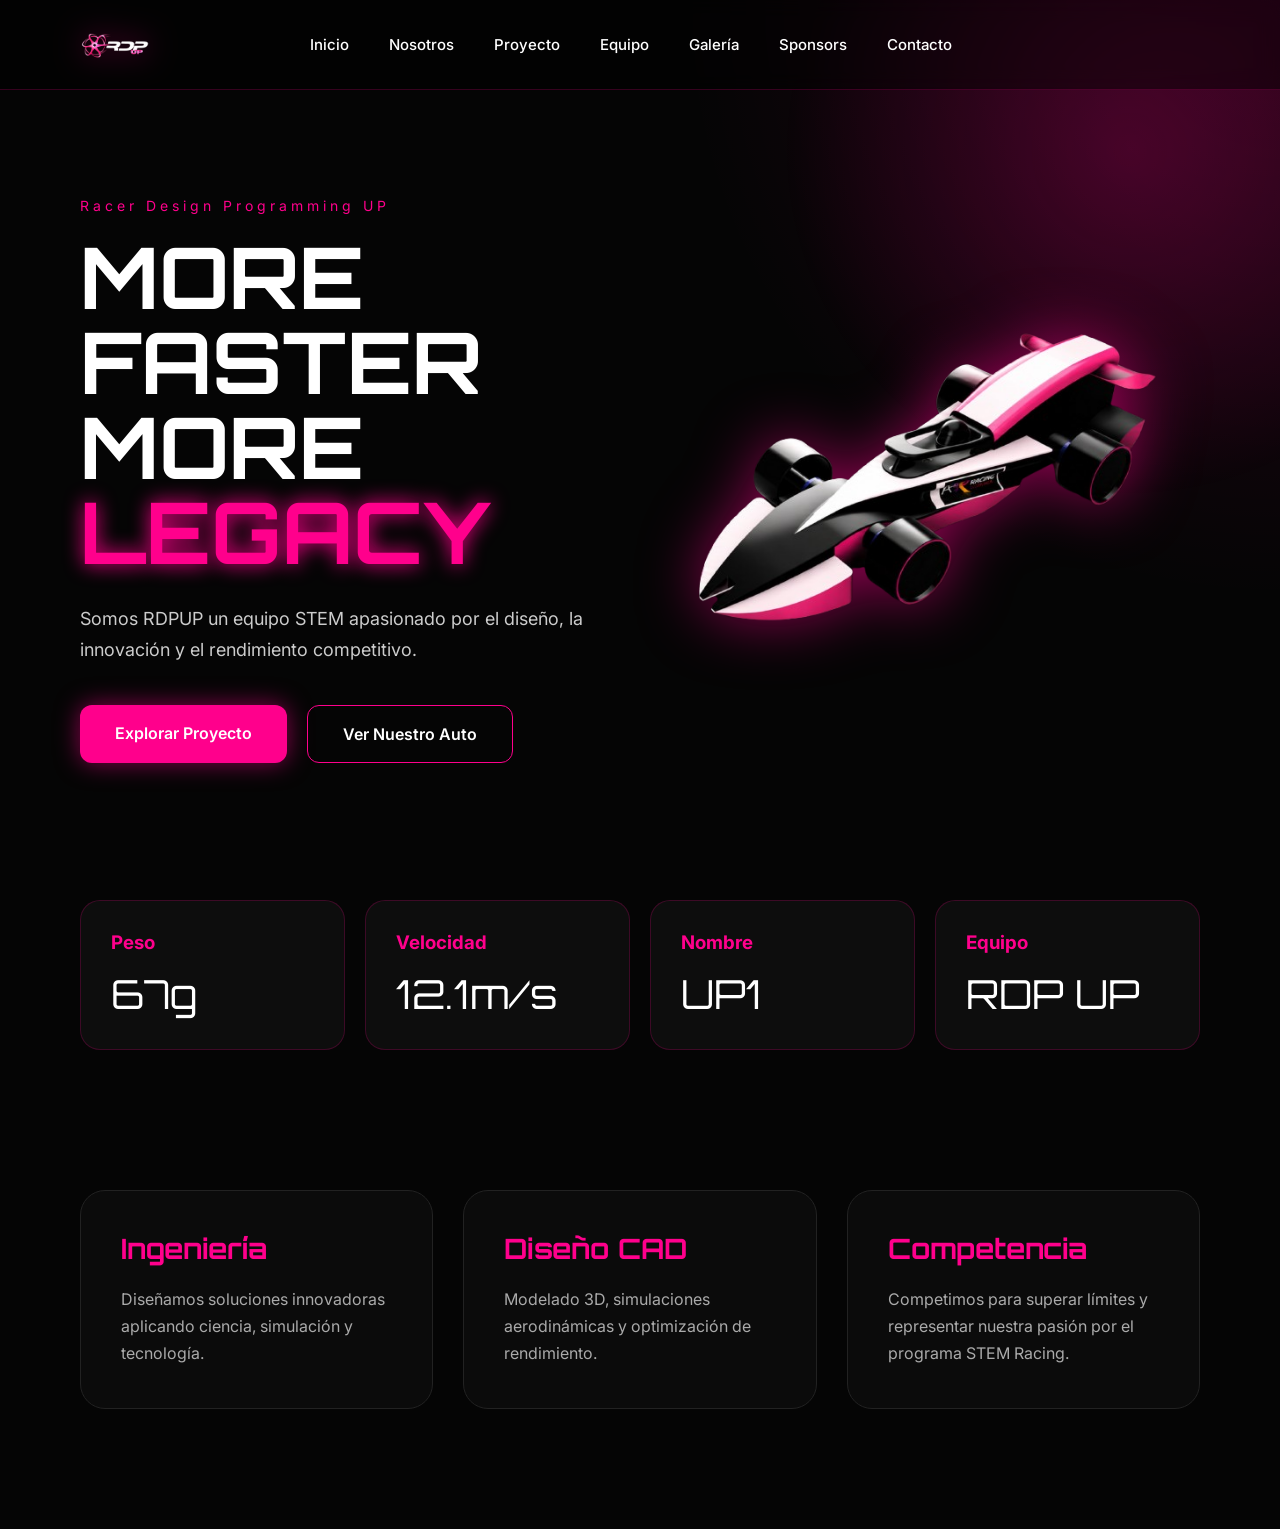
<file: index.html>
<!DOCTYPE html>
<html lang="es">

<head>

    <meta charset="UTF-8">

    <meta name="viewport" content="width=device-width, initial-scale=1.0">

    <title>RDP UP STEM Racing</title>

    <!-- FUENTES -->
    <link href="https://fonts.googleapis.com/css2?family=Orbitron:wght@400;600;700;800&family=Inter:wght@300;400;500;600&display=swap" rel="stylesheet">

    <!-- CSS -->
    <link rel="stylesheet" href="css/style.css">

</head>

<body>

    <!-- GLOW -->
    <div class="bg-glow"></div>

    <!-- LINEAS -->
    <div class="lines">

        <div class="line"></div>
        <div class="line"></div>
        <div class="line"></div>

    </div>

    <!-- NAVBAR -->
    <nav class="navbar">

        <!-- LOGO -->
        <div class="logo-container">

            <img src="assets/logo/logo.png" alt="RDP UP Logo" class="logo-img">

        </div>

        <!-- LINKS -->
        <div class="nav-links">

            <a href="index.html">Inicio</a>

            <a href="nosotros.html">Nosotros</a>

            <a href="proyecto.html">Proyecto</a>

            <a href="equipo.html">Equipo</a>

            <a href="galeria.html">Galería</a>

            <a href="sponsors.html">Sponsors</a>

            <a href="contacto.html">Contacto</a>

        </div>

    </nav>

    <!-- HERO -->
    <section class="hero">

        <!-- TEXTO -->
        <div class="hero-text">

            <div class="subtitle">
                Racer Design Programming UP
            </div>

            <h1>
                MORE FASTER<br>
                MORE<br>
                <span>LEGACY</span>
            </h1>

            <p>
                Somos RDPUP un equipo STEM apasionado por el diseño,
                la innovación y el rendimiento competitivo.
            </p>

            <!-- BOTONES -->
            <div class="buttons">

                <a href="proyecto.html" class="btn btn-primary">
                    Explorar Proyecto
                </a>

                <a href="#" class="btn btn-secondary">
                    Ver Nuestro Auto
                </a>

            </div>

        </div>

        <!-- AUTO -->
        <div class="hero-image">

            <img src="assets/cars/car.png" alt="Race Car">

        </div>

    </section>

    <!-- STATS -->
    <section class="stats">

        <div class="stat-card">

            <h3>Peso</h3>

            <p>67g</p>

        </div>

        <div class="stat-card">

            <h3>Velocidad</h3>

            <p>12.1m/s</p>

        </div>

        <div class="stat-card">

            <h3>Nombre</h3>

            <p>UP1</p>

        </div>

        <div class="stat-card">

            <h3>Equipo</h3>

            <p>RDP UP</p>

        </div>

    </section>

    <!-- FEATURES -->
    <section class="features">

        <div class="feature">

            <h2>Ingeniería</h2>

            <p>
                Diseñamos soluciones innovadoras aplicando ciencia,
                simulación y tecnología.
            </p>

        </div>

        <div class="feature">

            <h2>Diseño CAD</h2>

            <p>
                Modelado 3D, simulaciones aerodinámicas
                y optimización de rendimiento.
            </p>

        </div>

        <div class="feature">

            <h2>Competencia</h2>

            <p>
                Competimos para superar límites y representar
                nuestra pasión por el programa STEM Racing.
            </p>

        </div>

    </section>

</body>

</html>
</file>
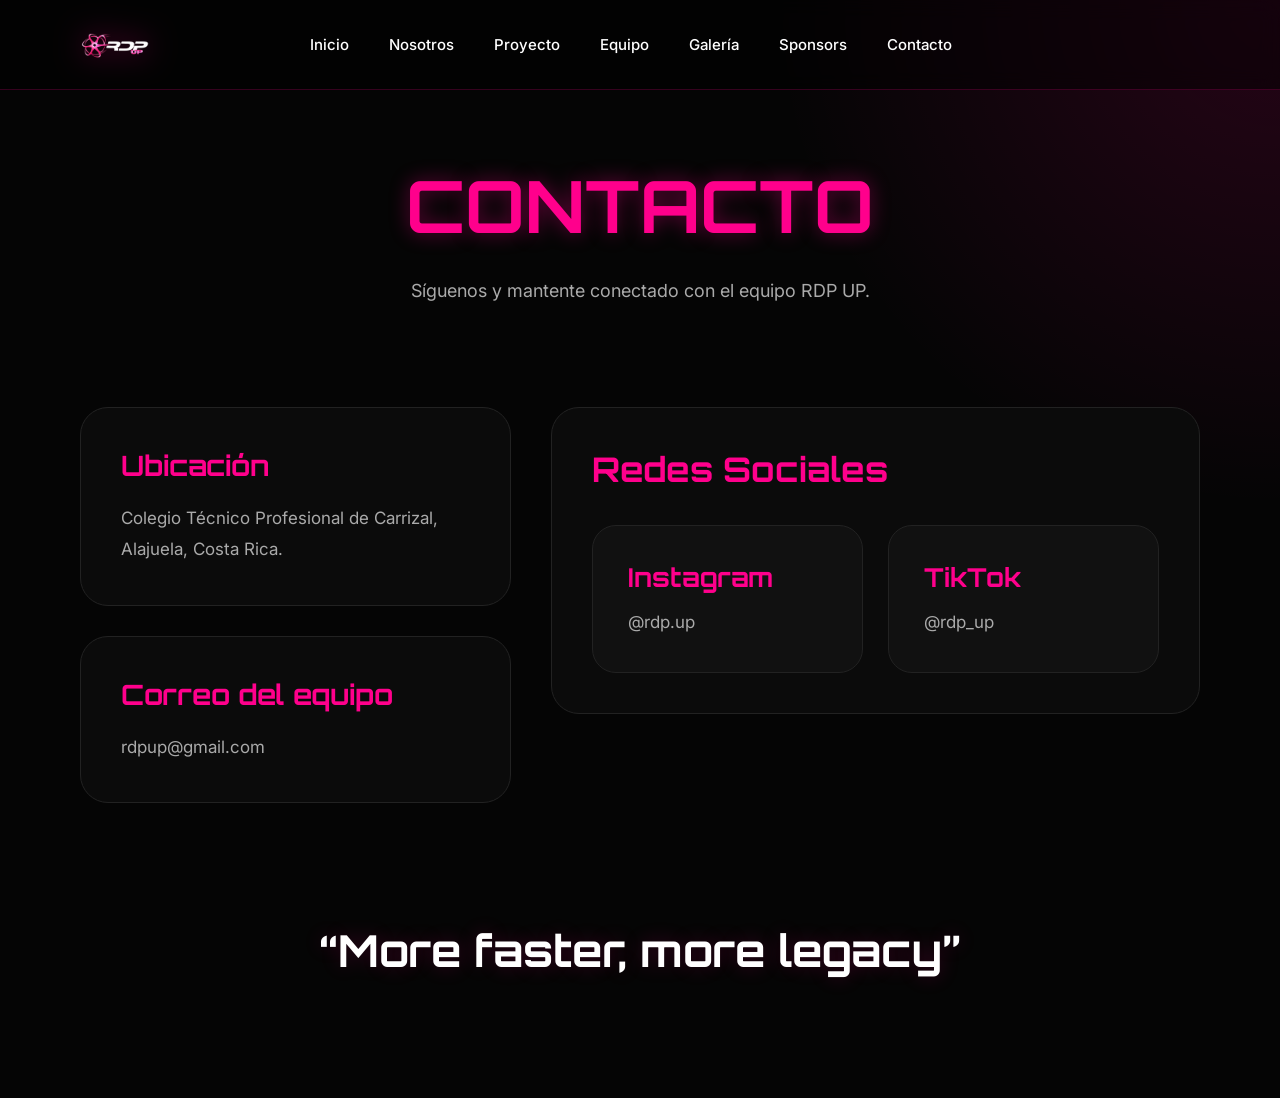
<file: contacto.html>
<!DOCTYPE html>
<html lang="es">

<head>

    <meta charset="UTF-8">

    <meta name="viewport" content="width=device-width, initial-scale=1.0">

    <title>Contacto | RDP UP</title>

    <!-- FUENTES -->
    <link href="https://fonts.googleapis.com/css2?family=Orbitron:wght@400;600;700;800&family=Inter:wght@300;400;500;600&display=swap" rel="stylesheet">

    <!-- CSS -->
    <link rel="stylesheet" href="css/style.css">

</head>

<body>

    <!-- NAVBAR -->
    <nav class="navbar">

        <!-- LOGO -->
        <div class="logo-container">

            <img src="assets/logo/logo.png" alt="RDP UP Logo" class="logo-img">

        </div>

        <!-- LINKS -->
        <div class="nav-links">

            <a href="index.html">Inicio</a>

            <a href="nosotros.html">Nosotros</a>

            <a href="proyecto.html">Proyecto</a>

            <a href="equipo.html">Equipo</a>

            <a href="galeria.html">Galería</a>

            <a href="sponsors.html">Sponsors</a>

            <a href="contacto.html">Contacto</a>

        </div>

    </nav>

    <!-- CONTACTO -->
    <section class="contact">

        <!-- TITULO -->
        <div class="contact-title">

            <h1>CONTACTO</h1>

            <p>
                Síguenos y mantente conectado con el equipo RDP UP.
            </p>

        </div>

        <!-- CONTENIDO -->
        <div class="contact-container">

            <!-- INFORMACION -->
            <div class="contact-info">

                <!-- UBICACION -->
                <div class="contact-card">

                    <h2>Ubicación</h2>

                    <p>
                        Colegio Técnico Profesional de Carrizal, Alajuela, Costa Rica.
                    </p>

                </div>

                <!-- EMAIL -->
                <div class="contact-card">

                    <h2>Correo del equipo</h2>

                    <p>
                        rdpup@gmail.com
                    </p>

                </div>

            </div>

            <!-- REDES -->
            <div class="socials-section">

                <h2>Redes Sociales</h2>

                <div class="socials-grid">

                    <!-- INSTAGRAM -->
                    <a href="#" class="social-card">

                        <h3>Instagram</h3>

                        <p>
                            @rdp.up
                        </p>

                    </a>

                    <!-- TIKTOK -->
                    <a href="#" class="social-card">

                        <h3>TikTok</h3>

                        <p>
                            @rdp_up
                        </p>

                    </a>

                </div>

            </div>

        </div>

        <!-- FRASE -->
        <div class="contact-quote">

            <h2>
                “More faster, more legacy”
            </h2>

        </div>

    </section>

</body>

</html>
</file>
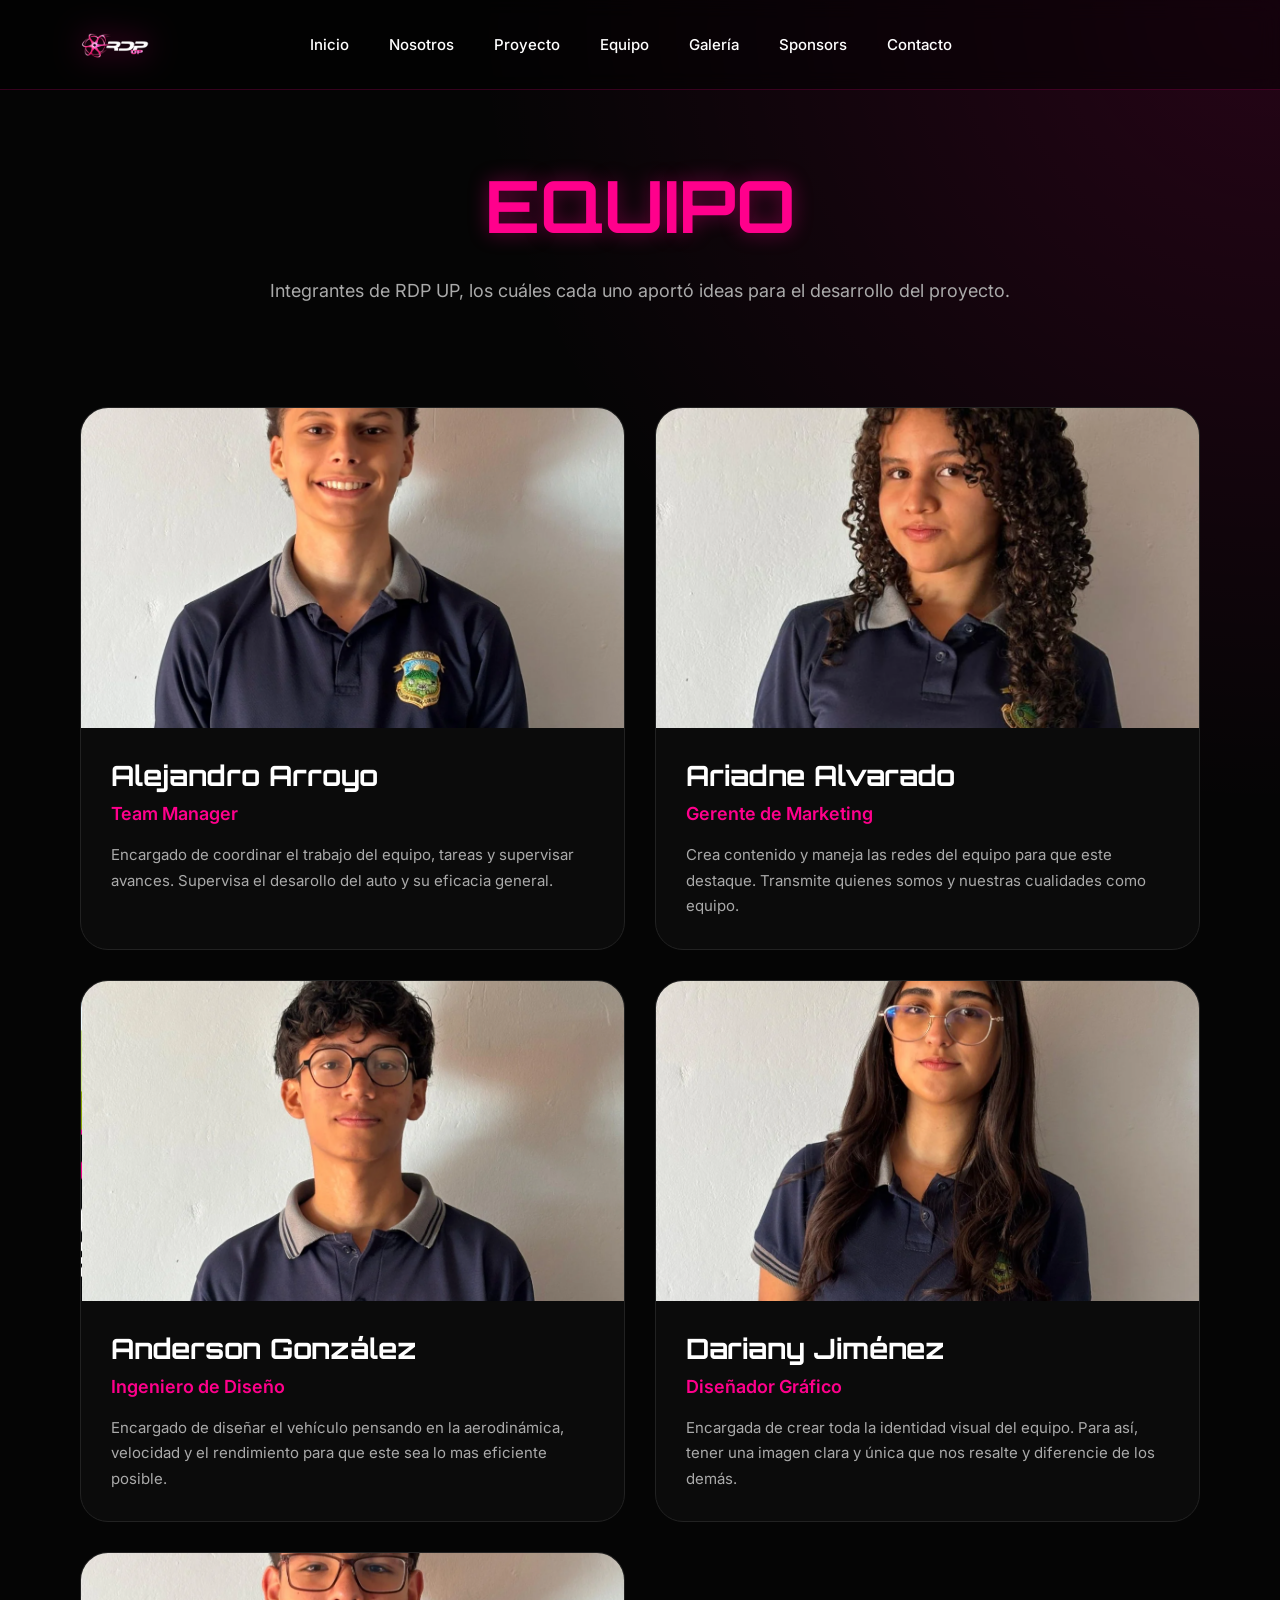
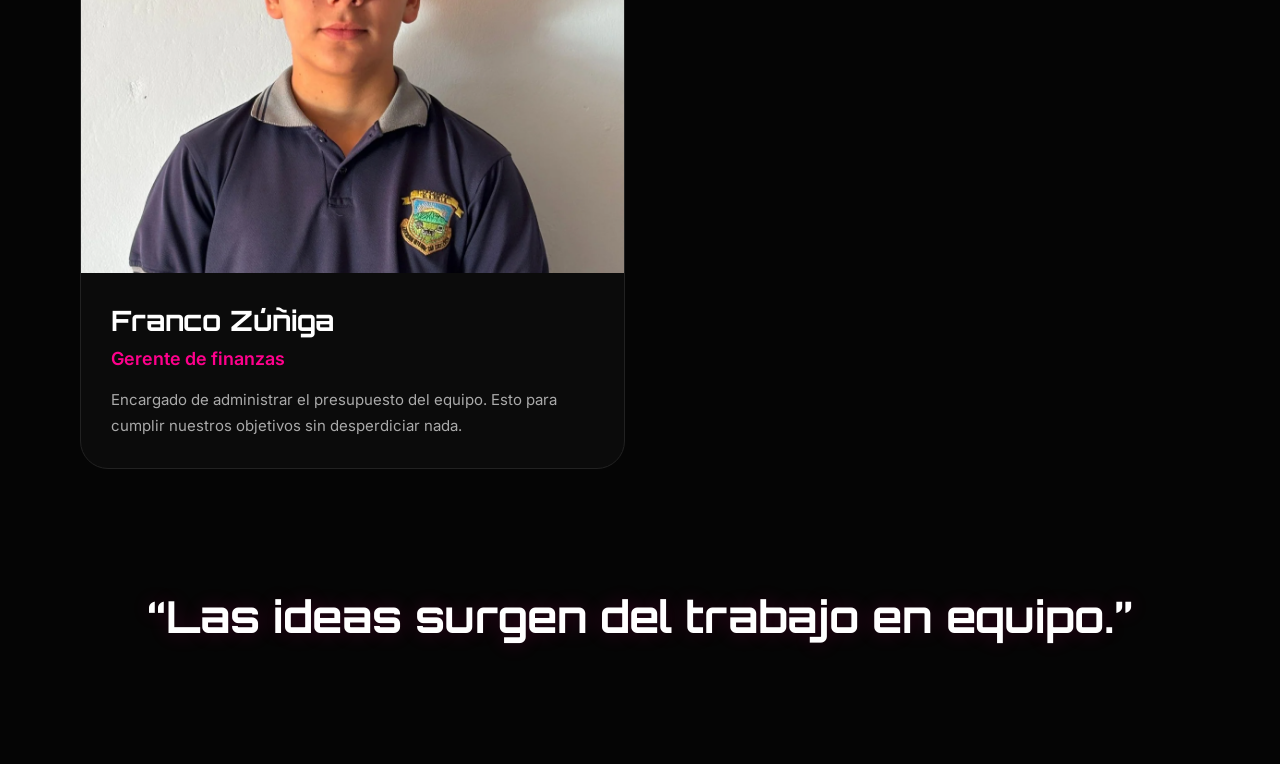
<file: equipo.html>
<!DOCTYPE html>
<html lang="es">

<head>

    <meta charset="UTF-8">

    <meta name="viewport" content="width=device-width, initial-scale=1.0">

    <title>Equipo | RDP UP</title>

    <!-- FUENTES -->
    <link href="https://fonts.googleapis.com/css2?family=Orbitron:wght@400;600;700;800&family=Inter:wght@300;400;500;600&display=swap" rel="stylesheet">

    <!-- CSS -->
    <link rel="stylesheet" href="css/style.css">

</head>

<body>

    <!-- NAVBAR -->
    <nav class="navbar">

        <!-- LOGO -->
        <div class="logo-container">

            <img src="assets/logo/logo.png" alt="RDP UP Logo" class="logo-img">

        </div>

        <!-- LINKS -->
        <div class="nav-links">

            <a href="index.html">Inicio</a>

            <a href="nosotros.html">Nosotros</a>

            <a href="proyecto.html">Proyecto</a>

            <a href="equipo.html">Equipo</a>

            <a href="galeria.html">Galería</a>

            <a href="sponsors.html">Sponsors</a>

            <a href="contacto.html">Contacto</a>

        </div>

    </nav>

    <!-- EQUIPO -->
    <section class="team">

        <!-- TITULO -->
        <div class="team-title">

            <h1>EQUIPO</h1>

            <p>
                Integrantes de RDP UP, los cuáles cada uno aportó ideas para el desarrollo del proyecto.

            </p>

        </div>

        <!-- GRID -->
        <div class="team-grid">

            <!-- MIEMBRO -->
            <div class="team-card">

                <div class="team-image">

                    <img src="assets/team/member1.png" alt="Miembro">

                </div>

                <div class="team-info">

                    <h2>Alejandro Arroyo</h2>

                    <h3>Team Manager</h3>

                    <p>
                        Encargado de coordinar el trabajo del equipo, tareas y supervisar avances. Supervisa el desarollo del auto y su eficacia general.
                        
                    </p>

                </div>

            </div>

            <!-- MIEMBRO -->
            <div class="team-card">

                <div class="team-image">

                    <img src="assets/team/member2.png" alt="Miembro">

                </div>

                <div class="team-info">

                    <h2>Ariadne Alvarado</h2>

                    <h3>Gerente de Marketing</h3>

                    <p>
                        Crea contenido y maneja las redes del equipo para que este destaque. Transmite quienes somos y nuestras cualidades como equipo.
                        
                    </p>

                </div>

            </div>

            <!-- MIEMBRO -->
            <div class="team-card">

                <div class="team-image">

                    <img src="assets/team/member3.png" alt="Miembro">

                </div>

                <div class="team-info">

                    <h2>Anderson González</h2>

                    <h3>Ingeniero de Diseño</h3>

                    <p>
                        Encargado de diseñar el vehículo pensando en la aerodinámica, velocidad y el  rendimiento para que este sea lo mas eficiente posible.
                        
                    </p>

                </div>

            </div>

            <!-- MIEMBRO -->
            <div class="team-card">

                <div class="team-image">

                    <img src="assets/team/member4.png" alt="Miembro">

                </div>

                <div class="team-info">

                    <h2>Dariany Jiménez</h2>

                    <h3>Diseñador Gráfico</h3>

                    <p>
                        Encargada de crear toda la identidad visual del equipo. Para así, tener una imagen clara y única que nos resalte y diferencie de los demás.
                        
                    </p>

                </div>

            </div>

            <!-- NUEVO MIEMBRO -->
            <div class="team-card">

                <div class="team-image">

                    <img src="assets/team/member5.png" alt="Miembro">

                </div>

                <div class="team-info">

                    <h2>Franco Zúñiga</h2>

                    <h3>Gerente de finanzas</h3>

                    <p>
                        Encargado de administrar el presupuesto del equipo. Esto para cumplir nuestros objetivos sin desperdiciar nada.
                        
                    </p>

                </div>

            </div>

        </div>

        <!-- FRASE -->
        <div class="team-quote">

            <h2>
                “Las ideas surgen del trabajo en equipo.”
            </h2>

        </div>

    </section>

</body>

</html>
</file>
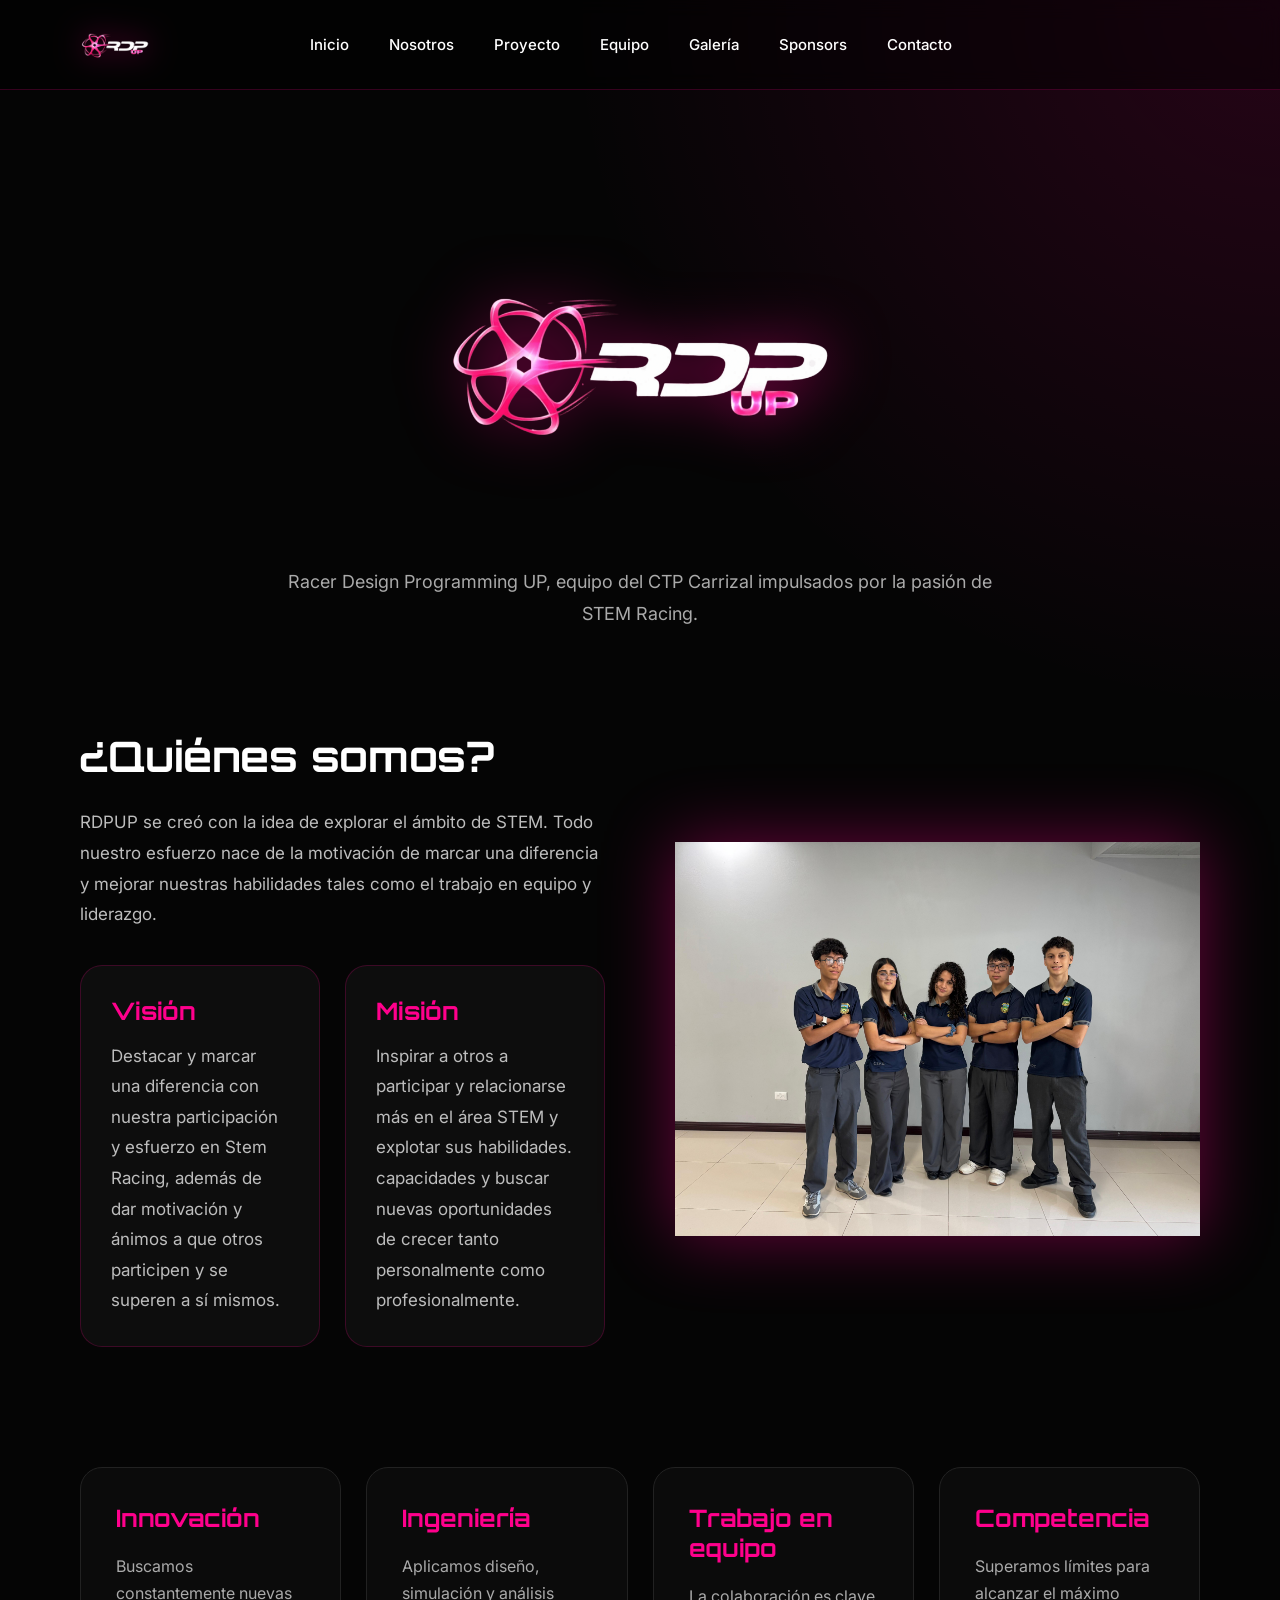
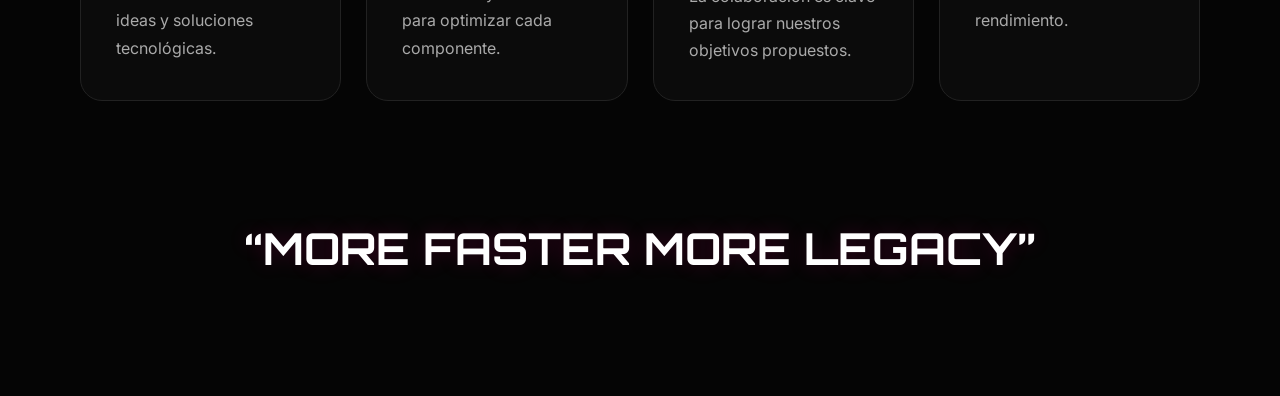
<file: nosotros.html>
<!DOCTYPE html>
<html lang="es">

<head>

    <meta charset="UTF-8">

    <meta name="viewport" content="width=device-width, initial-scale=1.0">

    <title>Nosotros | RDP UP</title>

    <!-- FUENTES -->
    <link href="https://fonts.googleapis.com/css2?family=Orbitron:wght@400;600;700;800&family=Inter:wght@300;400;500;600&display=swap" rel="stylesheet">

    <!-- CSS -->
    <link rel="stylesheet" href="css/style.css">

</head>

<body>

    <!-- NAVBAR -->
    <nav class="navbar">

        <!-- LOGO -->
        <div class="logo-container">

            <img src="assets/logo/logo.png" alt="RDP UP Logo" class="logo-img">

        </div>

        <!-- LINKS -->
        <div class="nav-links">

            <a href="index.html">Inicio</a>

            <a href="nosotros.html">Nosotros</a>

            <a href="proyecto.html">Proyecto</a>

            <a href="equipo.html">Equipo</a>

            <a href="galeria.html">Galería</a>

            <a href="sponsors.html">Sponsors</a>

            <a href="contacto.html">Contacto</a>

        </div>

    </nav>

    <!-- NOSOTROS -->
    <section class="about">

        <!-- TITULO -->
        <div class="about-title">

            <h1>

                <img src="assets/logo/logo.png" alt="RDP UP Logo" class="about-logo">

            </h1>

            <p>
                Racer Design Programming UP, equipo del CTP Carrizal
                impulsados por la pasión de STEM Racing.
            </p>

        </div>

        <!-- CONTENIDO -->
        <div class="about-content">

            <!-- TEXTO -->
            <div class="about-text">

                <h2>¿Quiénes somos?</h2>

                <p>
                    RDPUP se creó con la idea de explorar el ámbito de STEM.
                    Todo nuestro esfuerzo nace de la motivación de marcar
                    una diferencia y mejorar nuestras habilidades tales como
                    el trabajo en equipo y liderazgo.
                </p>

                <!-- MISION Y VISION -->
                <div class="mission-vision">

                    <div class="info-card">

                        <h3>Visión</h3>

                        <p>
                            Destacar y marcar una diferencia con nuestra participación
                            y esfuerzo en Stem Racing, además de dar motivación y
                            ánimos a que otros participen y se superen a sí mismos.
                        </p>

                    </div>

                    <div class="info-card">

                        <h3>Misión</h3>

                        <p>
                            Inspirar a otros a participar y relacionarse más en el área STEM y
                            explotar sus habilidades. capacidades y buscar nuevas oportunidades
                            de crecer tanto personalmente como profesionalmente.
                        </p>

                    </div>

                </div>

            </div>

            <!-- IMAGEN -->
            <div class="about-image">

                <img src="assets/cars/team1.jpeg" alt="RDP UP Car">

            </div>

        </div>

        <!-- VALORES -->
        <div class="values">

            <div class="value-card">

                <h3>Innovación</h3>

                <p>
                    Buscamos constantemente nuevas ideas
                    y soluciones tecnológicas.
                </p>

            </div>

            <div class="value-card">

                <h3>Ingeniería</h3>

                <p>
                    Aplicamos diseño, simulación y análisis
                    para optimizar cada componente.
                </p>

            </div>

            <div class="value-card">

                <h3>Trabajo en equipo</h3>

                <p>
                    La colaboración es clave para lograr
                    nuestros objetivos propuestos.
                </p>

            </div>

            <div class="value-card">

                <h3>Competencia</h3>

                <p>
                    Superamos límites para alcanzar
                    el máximo rendimiento.
                </p>

            </div>

        </div>

        <!-- FRASE -->
        <div class="about-quote">

            <h2>
                “MORE FASTER MORE LEGACY”
            </h2>

        </div>

    </section>

</body>

</html>
</file>
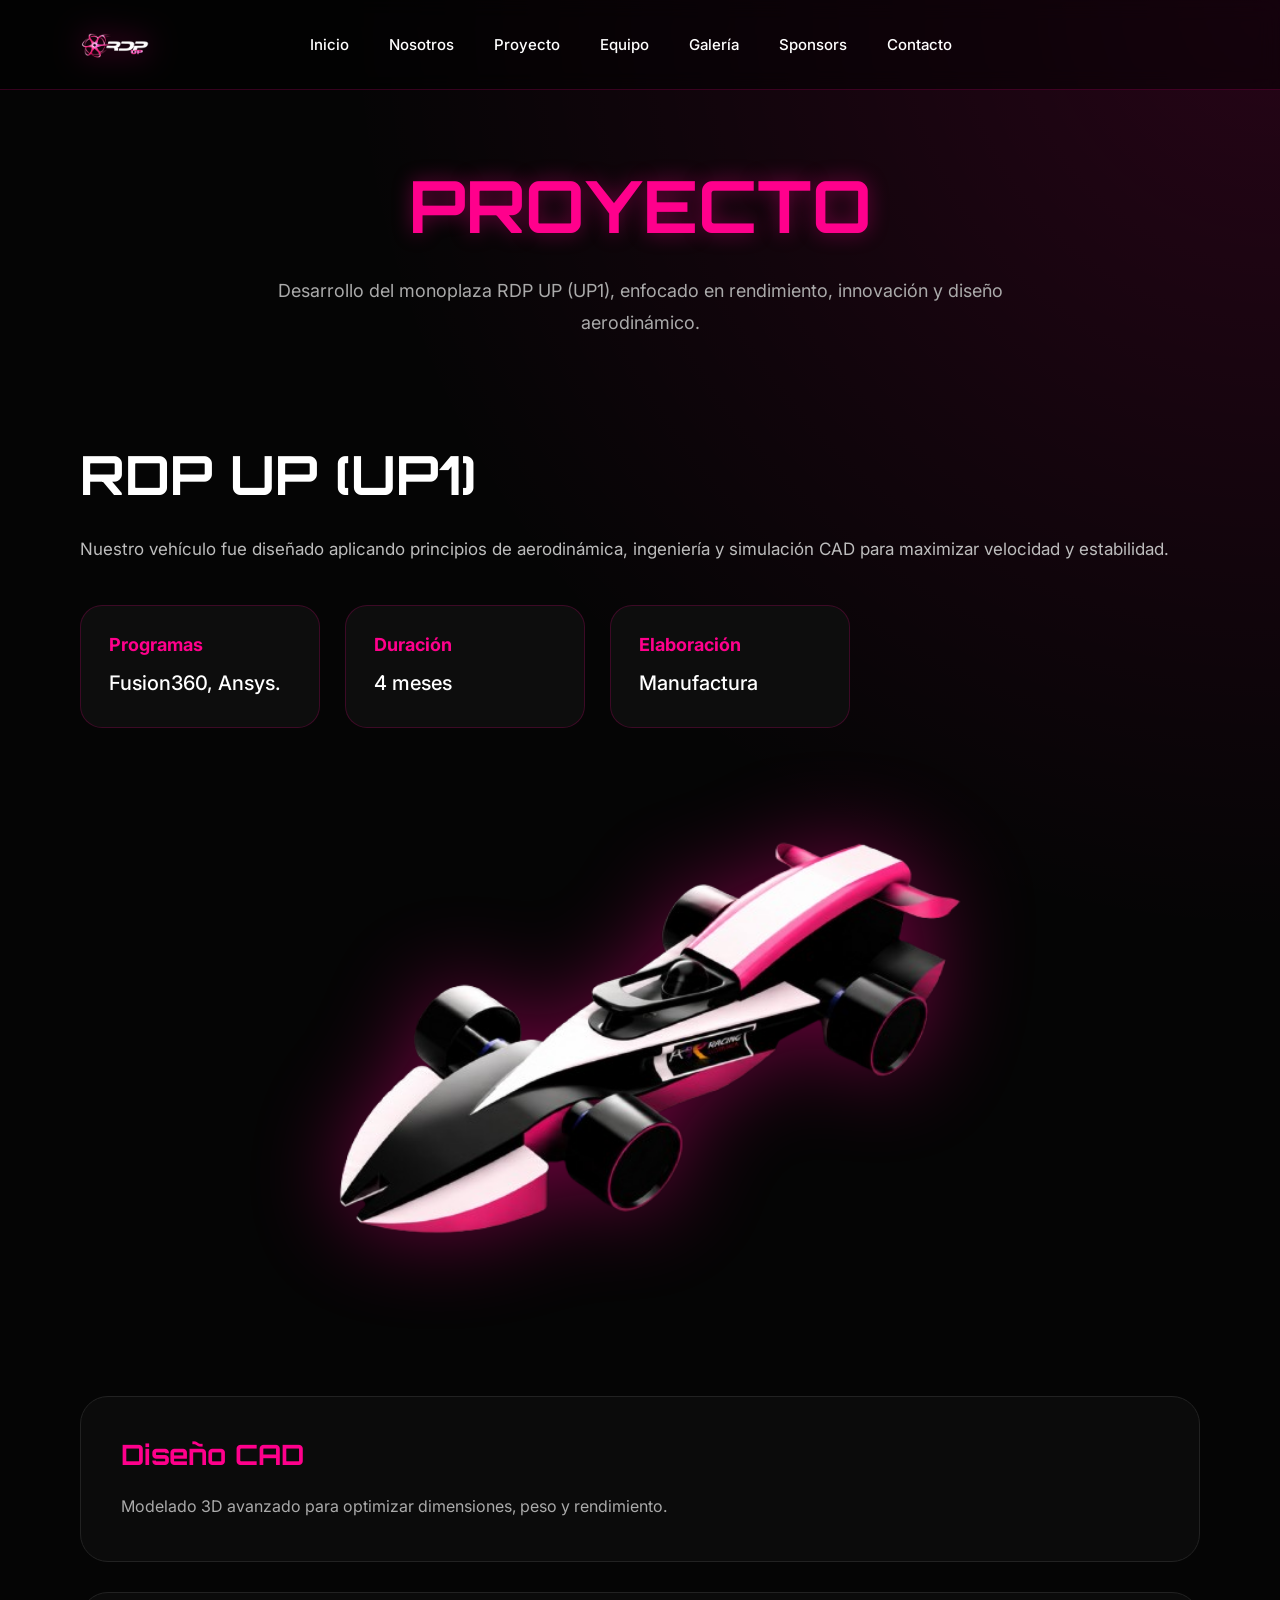
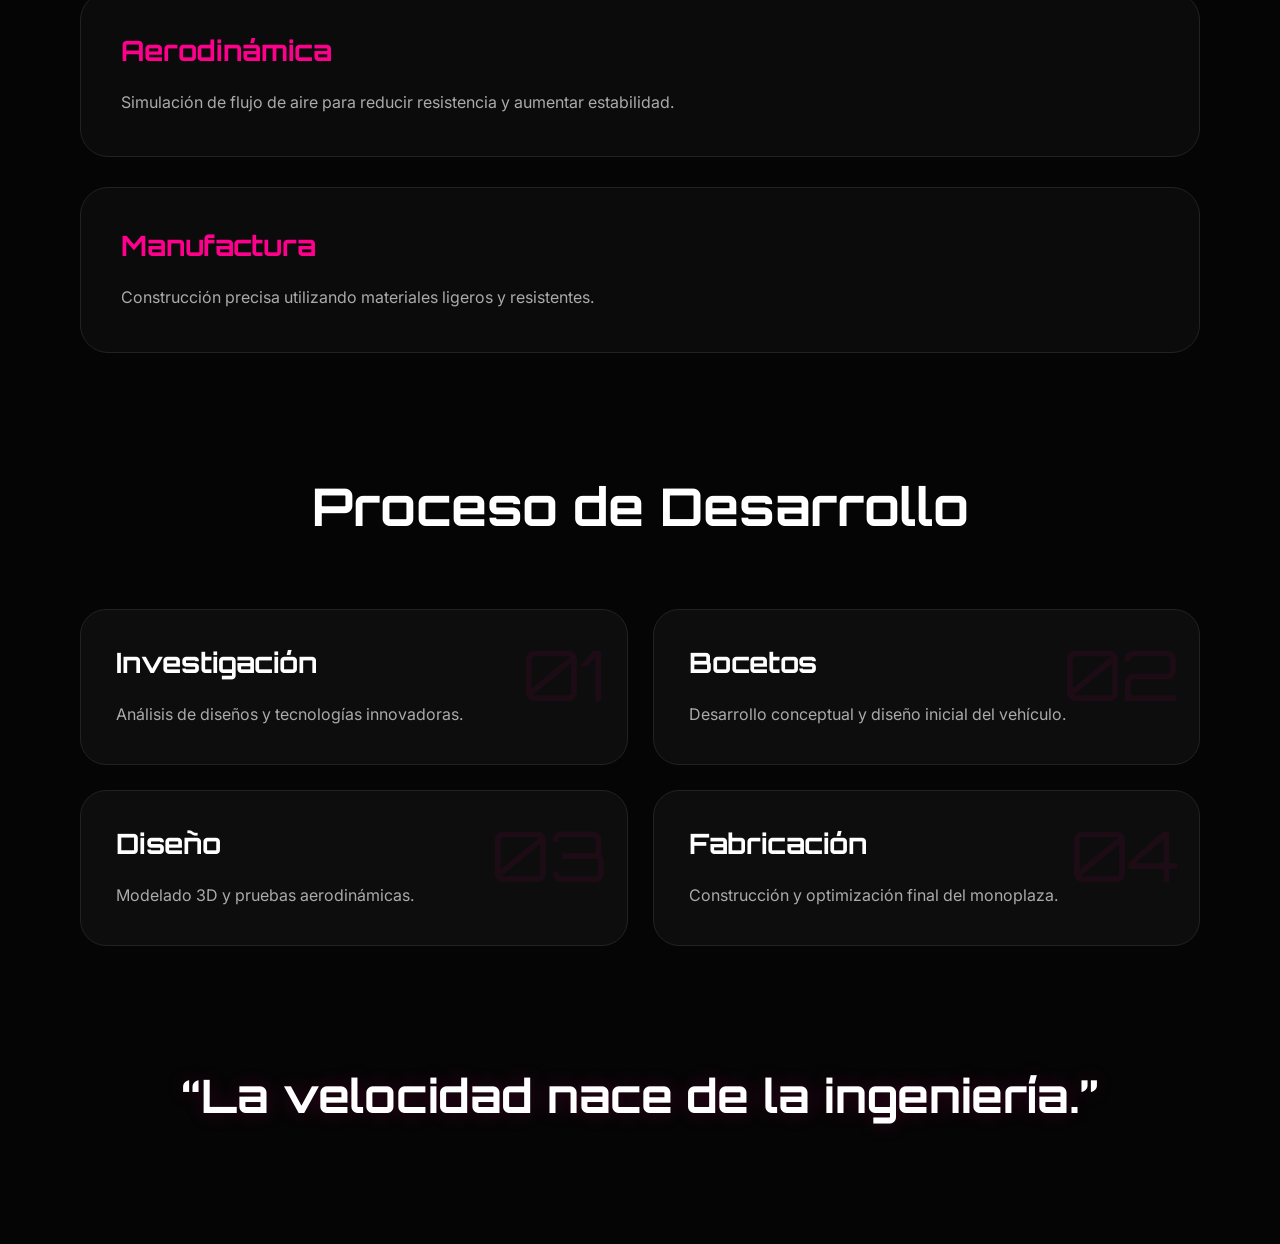
<file: proyecto.html>
<!DOCTYPE html>
<html lang="es">

<head>

    <meta charset="UTF-8">

    <meta name="viewport" content="width=device-width, initial-scale=1.0">

    <title>Proyecto | RDP UP</title>

    <!-- FUENTES -->
    <link href="https://fonts.googleapis.com/css2?family=Orbitron:wght@400;600;700;800&family=Inter:wght@300;400;500;600&display=swap" rel="stylesheet">

    <!-- CSS -->
    <link rel="stylesheet" href="css/style.css">

</head>

<body>

    <!-- NAVBAR -->
    <nav class="navbar">

        <!-- LOGO -->
        <div class="logo-container">

            <img src="assets/logo/logo.png" alt="RDP UP Logo" class="logo-img">

        </div>

        <!-- LINKS -->
        <div class="nav-links">

            <a href="index.html">Inicio</a>

            <a href="nosotros.html">Nosotros</a>

            <a href="proyecto.html">Proyecto</a>

            <a href="equipo.html">Equipo</a>

            <a href="galeria.html">Galería</a>

            <a href="sponsors.html">Sponsors</a>

            <a href="contacto.html">Contacto</a>

        </div>

    </nav>

    <!-- PROYECTO -->
    <section class="project">

        <!-- TITULO -->
        <div class="project-title">

            <h1>PROYECTO</h1>

            <p>
                Desarrollo del monoplaza RDP UP (UP1),
                enfocado en rendimiento, innovación y diseño aerodinámico.
            </p>

        </div>

        <!-- HERO -->
        <div class="project-hero">

            <!-- INFO -->
            <div class="project-info">

                <h2>RDP UP (UP1)</h2>

                <p>
                    Nuestro vehículo fue diseñado
                    aplicando principios de aerodinámica,
                    ingeniería y simulación CAD
                    para maximizar velocidad y estabilidad.
                </p>

                <!-- STATS -->
                <div class="project-stats">

                    <div class="project-stat">

                        <h3>Programas</h3>

                        <span>Fusion360, Ansys.</span>

                    </div>

                    <div class="project-stat">

                        <h3>Duración</h3>

                        <span>4 meses</span>

                    </div>

                    <div class="project-stat">

                        <h3>Elaboración</h3>

                        <span>Manufactura</span>

                    </div>

                </div>

            </div>

            <!-- IMAGEN -->
            <div class="project-image">

                <img src="assets/cars/car.png" alt="RDP UP Car">

            </div>

        </div>

        <!-- FEATURES -->
        <div class="project-features">

            <!-- CARD -->
            <div class="feature-card">

                <h2>Diseño CAD</h2>

                <p>
                    Modelado 3D avanzado para optimizar
                    dimensiones, peso y rendimiento.
                </p>

            </div>

            <!-- CARD -->
            <div class="feature-card">

                <h2>Aerodinámica</h2>

                <p>
                    Simulación de flujo de aire para
                    reducir resistencia y aumentar estabilidad.
                </p>

            </div>

            <!-- CARD -->
            <div class="feature-card">

                <h2>Manufactura</h2>

                <p>
                    Construcción precisa utilizando
                    materiales ligeros y resistentes.
                </p>

            </div>

        </div>

        <!-- TIMELINE -->
        <div class="timeline-section">

            <h2>Proceso de Desarrollo</h2>

            <div class="timeline">

                <div class="timeline-item">

                    <span>01</span>

                    <h3>Investigación</h3>

                    <p>
                        Análisis de diseños y tecnologías innovadoras.
                    </p>

                </div>

                <div class="timeline-item">

                    <span>02</span>

                    <h3>Bocetos</h3>

                    <p>
                        Desarrollo conceptual y diseño inicial del vehículo.
                    </p>

                </div>

                <div class="timeline-item">

                    <span>03</span>

                    <h3>Diseño</h3>

                    <p>
                        Modelado 3D y pruebas aerodinámicas.
                    </p>

                </div>

                <div class="timeline-item">

                    <span>04</span>

                    <h3>Fabricación</h3>

                    <p>
                        Construcción y optimización final del monoplaza.
                    </p>

                </div>

            </div>

        </div>

        <!-- FRASE -->
        <div class="project-quote">

            <h2>
                “La velocidad nace de la ingeniería.”
            </h2>

        </div>

    </section>

</body>

</html>
</file>
<file: css/style.css>
*{
    margin:0;
    padding:0;
    box-sizing:border-box;
}

body{

    background:
    radial-gradient(circle at top right,#ff008c22,transparent 30%),
    #050505;

    color:white;

    font-family:'Inter',sans-serif;

    overflow-x:hidden;
}

/* GLOW */

.bg-glow{

    position:fixed;

    width:700px;
    height:700px;

    background:radial-gradient(circle,#ff008c33 0%, transparent 70%);

    top:-200px;
    right:-200px;

    z-index:-1;
}

/* NAVBAR */

.navbar{

    width:100%;
    height:90px;

    display:flex;
    align-items:center;
    justify-content:flex-start;

    padding:0 80px;

    position:fixed;

    top:0;
    left:0;

    z-index:1000;

    background:rgba(0,0,0,0.45);

    backdrop-filter:blur(10px);

    border-bottom:1px solid #ff008c33;
}

/* LOGO */

.logo-container{

    display:flex;
    align-items:center;
}

.logo-img{

    height:70px;

    width:auto;

    object-fit:contain;

    filter:drop-shadow(0 0 15px #ff008c88);

    transition:0.3s;
}

.logo-img:hover{

    transform:scale(1.05);

    filter:drop-shadow(0 0 25px #ff008c);
}

/* LINKS */

.nav-links{

    display:flex;

    gap:40px;

    margin-left:80px;
}

.nav-links a{

    color:white;

    text-decoration:none;

    font-size:15px;

    font-weight:500;

    position:relative;

    transition:0.3s;
}

.nav-links a:hover{

    color:#ff008c;
}

.nav-links a::after{

    content:"";

    position:absolute;

    left:0;
    bottom:-8px;

    width:0%;
    height:2px;

    background:#ff008c;

    transition:0.3s;
}

.nav-links a:hover::after{

    width:100%;
}

/* HERO */

.hero{

    min-height:100vh;

    display:flex;
    align-items:center;
    justify-content:space-between;

    padding:140px 80px 80px;

    position:relative;
}

.hero-text{

    width:50%;

    z-index:2;
}

.subtitle{

    color:#ff008c;

    letter-spacing:4px;

    margin-bottom:20px;

    font-size:14px;
}

.hero h1{

    font-family:'Orbitron',sans-serif;

    font-size:85px;

    line-height:1;

    margin-bottom:30px;

    text-transform:uppercase;
}

.hero h1 span{

    color:#ff008c;

    text-shadow:0 0 20px #ff008c;
}

.hero p{

    color:#cccccc;

    font-size:18px;

    line-height:1.7;

    max-width:550px;

    margin-bottom:40px;
}

/* BOTONES */

.buttons{

    display:flex;

    gap:20px;
}

.btn{

    padding:18px 35px;

    border-radius:12px;

    text-decoration:none;

    font-weight:600;

    transition:0.3s;
}

.btn-primary{

    background:#ff008c;

    color:white;

    box-shadow:0 0 25px #ff008c88;
}

.btn-primary:hover{

    transform:translateY(-5px);

    box-shadow:0 0 45px #ff008c;
}

.btn-secondary{

    border:1px solid #ff008c;

    color:white;
}

.btn-secondary:hover{

    background:#ff008c22;
}

/* AUTO */

.hero-image{

    width:50%;

    display:flex;
    justify-content:center;
}

.hero-image img{

    width:100%;

    max-width:850px;

    filter:drop-shadow(0 0 30px #ff008c88);

    animation:float 4s ease-in-out infinite;
}

/* FLOAT */

@keyframes float{

    0%{
        transform:translateY(0px);
    }

    50%{
        transform:translateY(-15px);
    }

    100%{
        transform:translateY(0px);
    }
}

/* STATS */

.stats{

    width:100%;

    display:grid;

    grid-template-columns:repeat(4,1fr);

    gap:20px;

    padding:0 80px 80px;
}

.stat-card{

    background:#0d0d0d;

    border:1px solid #ff008c33;

    padding:30px;

    border-radius:20px;

    transition:0.3s;
}

.stat-card:hover{

    transform:translateY(-8px);

    border-color:#ff008c;

    box-shadow:0 0 30px #ff008c22;
}

.stat-card h3{

    color:#ff008c;

    margin-bottom:15px;
}

.stat-card p{

    font-size:40px;

    font-family:'Orbitron',sans-serif;
}

/* FEATURES */

.features{

    padding:60px 80px 120px;

    display:grid;

    grid-template-columns:repeat(3,1fr);

    gap:30px;
}

.feature{

    background:#0b0b0b;

    border:1px solid #222;

    border-radius:25px;

    padding:40px;

    transition:0.4s;
}

.feature:hover{

    border-color:#ff008c;

    transform:translateY(-10px);

    box-shadow:0 0 40px #ff008c22;
}

.feature h2{

    color:#ff008c;

    margin-bottom:20px;

    font-size:28px;

    font-family:'Orbitron',sans-serif;
}

.feature p{

    color:#aaa;

    line-height:1.7;
}

/* LINEAS */

.lines{

    position:absolute;

    width:100%;
    height:100%;

    overflow:hidden;

    z-index:0;
}

.line{

    position:absolute;

    width:300px;
    height:2px;

    background:linear-gradient(to right, transparent, #ff008c);

    animation:move 5s linear infinite;

    opacity:0.3;
}

.line:nth-child(1){

    top:20%;
    left:-300px;
}

.line:nth-child(2){

    top:50%;
    left:-500px;

    animation-delay:2s;
}

.line:nth-child(3){

    top:75%;
    left:-400px;

    animation-delay:4s;
}

@keyframes move{

    0%{
        transform:translateX(0);
    }

    100%{
        transform:translateX(1800px);
    }
}

/* RESPONSIVE */

@media(max-width:1200px){

    .hero{

        flex-direction:column;

        text-align:center;
    }

    .hero-text,
    .hero-image{

        width:100%;
    }

    .hero h1{

        font-size:55px;
    }

    .buttons{

        justify-content:center;
    }

    .stats{

        grid-template-columns:repeat(2,1fr);
    }

    .features{

        grid-template-columns:1fr;
    }

    .navbar{

        padding:0 30px;
    }
}

@media(max-width:700px){

    .hero{

        padding:140px 25px 60px;
    }

    .stats{

        padding:0 25px 60px;

        grid-template-columns:1fr;
    }

    .features{

        padding:40px 25px 100px;
    }

    .hero h1{

        font-size:42px;
    }

    .nav-links{

        display:none;
    }

    .logo-img{

        height:55px;
    }
}

/* ========================= */
/* GOOGLE FONTS */
/* ========================= */

/*
<link href="https://fonts.googleapis.com/css2?family=Orbitron:wght@400;600;700;800&family=Inter:wght@300;400;500;600&display=swap" rel="stylesheet">
*/

/* ========================= */
/* RESET */
/* ========================= */

*{
    margin:0;
    padding:0;
    box-sizing:border-box;
}

/* ========================= */
/* BODY */
/* ========================= */

body{

    background:
    radial-gradient(circle at top right,#ff008c22,transparent 30%),
    #050505;

    color:white;

    font-family:'Inter',sans-serif;

    overflow-x:hidden;
}

/* ========================= */
/* NAVBAR */
/* ========================= */

.navbar{

    width:100%;

    height:90px;

    display:flex;

    align-items:center;

    justify-content:flex-start;

    gap:80px;

    padding:0 80px;

    position:fixed;

    top:0;
    left:0;

    z-index:1000;

    background:rgba(0,0,0,0.45);

    backdrop-filter:blur(10px);

    border-bottom:1px solid #ff008c33;
}

/* ========================= */
/* LOGO NAVBAR */
/* ========================= */

.logo-img{

    height:70px;

    width:auto;

    object-fit:contain;

    filter:drop-shadow(0 0 15px #ff008c88);

    transition:0.3s;
}

.logo-img:hover{

    transform:scale(1.05);

    filter:drop-shadow(0 0 25px #ff008c);
}

/* ========================= */
/* LINKS */
/* ========================= */

.nav-links{

    display:flex;

    gap:40px;
}

.nav-links a{

    color:white;

    text-decoration:none;

    font-size:15px;

    font-weight:500;

    position:relative;

    transition:0.3s;
}

.nav-links a:hover{

    color:#ff008c;
}

.nav-links a::after{

    content:"";

    position:absolute;

    left:0;
    bottom:-8px;

    width:0%;

    height:2px;

    background:#ff008c;

    transition:0.3s;
}

.nav-links a:hover::after{

    width:100%;
}

/* ========================= */
/* NOSOTROS */
/* ========================= */

.about{

    width:100%;

    padding:160px 80px 120px;

    position:relative;
}

/* ========================= */
/* TITULO */
/* ========================= */

.about-title{

    text-align:center;

    margin-bottom:100px;
}

.about-title h1{

    width:100%;

    display:flex;

    justify-content:center;

    align-items:center;

    margin-bottom:5px;
}

/* ========================= */
/* LOGO GRANDE */
/* ========================= */

.about-logo{

    width:400px !important;

    height:auto !important;

    display:block;

    margin:auto;

    object-fit:contain;

    filter:drop-shadow(0 0 30px #ff008c88);

    transition:0.3s;
}

.about-logo:hover{

    transform:scale(1.03);

    filter:drop-shadow(0 0 45px #ff008c);
}

.about-title p{

    color:#aaaaaa;

    font-size:18px;

    line-height:1.8;

    max-width:750px;

    margin:auto;
}

/* ========================= */
/* CONTENIDO */
/* ========================= */

.about-content{

    display:flex;

    align-items:center;

    justify-content:space-between;

    gap:70px;

    margin-bottom:120px;
}

/* ========================= */
/* TEXTO */
/* ========================= */

.about-text{

    width:50%;
}

.about-text h2{

    font-size:42px;

    margin-bottom:25px;

    font-family:'Orbitron',sans-serif;
}

.about-text p{

    color:#bdbdbd;

    line-height:1.8;

    font-size:17px;

    margin-bottom:35px;
}

/* ========================= */
/* MISION Y VISION */
/* ========================= */

.mission-vision{

    display:flex;

    gap:25px;
}

.info-card{

    background:#0d0d0d;

    border:1px solid #ff008c33;

    border-radius:22px;

    padding:30px;

    transition:0.3s;
}

.info-card:hover{

    transform:translateY(-8px);

    border-color:#ff008c;

    box-shadow:0 0 35px #ff008c22;
}

.info-card h3{

    color:#ff008c;

    margin-bottom:15px;

    font-size:24px;

    font-family:'Orbitron',sans-serif;
}

.info-card p{

    margin-bottom:0;
}

/* ========================= */
/* IMAGEN */
/* ========================= */

.about-image{

    width:50%;

    display:flex;

    justify-content:center;
}

.about-image img{

    width:100%;

    max-width:700px;

    filter:drop-shadow(0 0 35px #ff008c66);

    animation:float 4s ease-in-out infinite;
}

/* ========================= */
/* VALORES */
/* ========================= */

.values{

    display:grid;

    grid-template-columns:repeat(4,1fr);

    gap:25px;

    margin-bottom:120px;
}

.value-card{

    background:#0b0b0b;

    border:1px solid #222;

    border-radius:22px;

    padding:35px;

    transition:0.3s;
}

.value-card:hover{

    transform:translateY(-10px);

    border-color:#ff008c;

    box-shadow:0 0 35px #ff008c22;
}

.value-card h3{

    color:#ff008c;

    margin-bottom:20px;

    font-size:24px;

    font-family:'Orbitron',sans-serif;
}

.value-card p{

    color:#aaaaaa;

    line-height:1.7;
}

/* ========================= */
/* FRASE */
/* ========================= */

.about-quote{

    text-align:center;
}

.about-quote h2{

    font-size:44px;

    font-family:'Orbitron',sans-serif;

    text-shadow:0 0 20px #ff008c33;
}

/* ========================= */
/* FLOAT */
/* ========================= */

@keyframes float{

    0%{
        transform:translateY(0px);
    }

    50%{
        transform:translateY(-15px);
    }

    100%{
        transform:translateY(0px);
    }
}

/* ========================= */
/* RESPONSIVE */
/* ========================= */

@media(max-width:1200px){

    .about-content{

        flex-direction:column;
    }

    .about-text,
    .about-image{

        width:100%;
    }

    .values{

        grid-template-columns:repeat(2,1fr);
    }
}

@media(max-width:700px){

    .navbar{

        padding:0 20px;

        gap:30px;
    }

    .nav-links{

        display:none;
    }

    .logo-img{

        height:55px;
    }

    .about{

        padding:130px 25px 100px;
    }

    .about-logo{

        width:95% !important;
    }

    .about-title p{

        font-size:16px;
    }

    .about-text h2{

        font-size:30px;
    }

    .mission-vision{

        flex-direction:column;
    }

    .values{

        grid-template-columns:1fr;
    }

    .about-quote h2{

        font-size:28px;
    }
}

/* ========================= */
/* EQUIPO */
/* ========================= */

.team{

    width:100%;

    padding:160px 80px 120px;

    position:relative;
}

/* ========================= */
/* TITULO */
/* ========================= */

.team-title{

    text-align:center;

    margin-bottom:100px;
}

.team-title h1{

    font-size:72px;

    font-family:'Orbitron',sans-serif;

    color:#ff008c;

    margin-bottom:25px;

    text-shadow:0 0 20px #ff008c66;
}

.team-title p{

    color:#aaaaaa;

    font-size:18px;

    line-height:1.8;

    max-width:750px;

    margin:auto;
}

/* ========================= */
/* GRID */
/* ========================= */

.team-grid{

    display:grid;

    grid-template-columns:repeat(4,1fr);

    gap:30px;

    margin-bottom:120px;
}

/* ========================= */
/* CARD */
/* ========================= */

.team-card{

    background:#0b0b0b;

    border:1px solid #222;

    border-radius:28px;

    overflow:hidden;

    transition:0.4s;

    position:relative;
}

.team-card:hover{

    transform:translateY(-12px);

    border-color:#ff008c;

    box-shadow:0 0 40px #ff008c22;
}

/* ========================= */
/* IMAGEN */
/* ========================= */

.team-image{

    width:100%;

    height:320px;

    overflow:hidden;

    position:relative;
}

.team-image img{

    width:100%;

    height:100%;

    object-fit:cover;

    transition:0.5s;
}

.team-card:hover .team-image img{

    transform:scale(1.08);
}

/* ========================= */
/* INFO */
/* ========================= */

.team-info{

    padding:30px;
}

.team-info h2{

    font-size:28px;

    font-family:'Orbitron',sans-serif;

    margin-bottom:10px;
}

.team-info h3{

    color:#ff008c;

    margin-bottom:18px;

    font-size:18px;

    font-weight:600;
}

.team-info p{

    color:#aaaaaa;

    line-height:1.7;

    font-size:15px;
}

/* ========================= */
/* FRASE */
/* ========================= */

.team-quote{

    text-align:center;
}

.team-quote h2{

    font-size:44px;

    font-family:'Orbitron',sans-serif;

    text-shadow:0 0 20px #ff008c33;
}

/* ========================= */
/* RESPONSIVE */
/* ========================= */

@media(max-width:1300px){

    .team-grid{

        grid-template-columns:repeat(2,1fr);
    }
}

@media(max-width:700px){

    .team{

        padding:130px 25px 100px;
    }

    .team-title h1{

        font-size:48px;
    }

    .team-title p{

        font-size:16px;
    }

    .team-grid{

        grid-template-columns:1fr;
    }

    .team-image{

        height:280px;
    }

    .team-quote h2{

        font-size:28px;
    }
}

/* ========================= */
/* GALERIA */
/* ========================= */

.gallery{

    width:100%;

    padding:160px 80px 120px;

    position:relative;
}

/* ========================= */
/* TITULO */
/* ========================= */

.gallery-title{

    text-align:center;

    margin-bottom:100px;
}

.gallery-title h1{

    font-size:72px;

    font-family:'Orbitron',sans-serif;

    color:#ff008c;

    margin-bottom:25px;

    text-shadow:0 0 20px #ff008c66;
}

.gallery-title p{

    color:#aaaaaa;

    font-size:18px;

    line-height:1.8;

    max-width:750px;

    margin:auto;
}

/* ========================= */
/* GRID */
/* ========================= */

.gallery-grid{

    display:grid;

    grid-template-columns:repeat(3,1fr);

    grid-auto-rows:280px;

    gap:25px;

    margin-bottom:120px;
}

/* ========================= */
/* ITEM */
/* ========================= */

.gallery-item{

    position:relative;

    overflow:hidden;

    border-radius:28px;

    border:1px solid #222;

    background:#0b0b0b;

    transition:0.4s;
}

.gallery-item:hover{

    transform:translateY(-10px);

    border-color:#ff008c;

    box-shadow:0 0 40px #ff008c22;
}

/* ========================= */
/* ITEMS GRANDES */
/* ========================= */

.gallery-item.large{

    grid-column:span 2;
}

/* ========================= */
/* IMAGEN */
/* ========================= */

.gallery-item img{

    width:100%;

    height:100%;

    object-fit:cover;

    transition:0.6s;
}

.gallery-item:hover img{

    transform:scale(1.08);
}

/* ========================= */
/* OVERLAY */
/* ========================= */

.gallery-overlay{

    position:absolute;

    inset:0;

    background:
    linear-gradient(to top,
    rgba(0,0,0,0.9),
    rgba(0,0,0,0.1));

    display:flex;

    align-items:flex-end;

    padding:30px;

    opacity:1;
}

.gallery-overlay h2{

    color:white;

    font-size:28px;

    font-family:'Orbitron',sans-serif;

    text-shadow:0 0 10px #000;
}

/* ========================= */
/* FRASE */
/* ========================= */

.gallery-quote{

    text-align:center;
}

.gallery-quote h2{

    font-size:44px;

    font-family:'Orbitron',sans-serif;

    text-shadow:0 0 20px #ff008c33;
}

/* ========================= */
/* RESPONSIVE */
/* ========================= */

@media(max-width:1200px){

    .gallery-grid{

        grid-template-columns:repeat(2,1fr);
    }

    .gallery-item.large{

        grid-column:span 2;
    }
}

@media(max-width:700px){

    .gallery{

        padding:130px 25px 100px;
    }

    .gallery-title h1{

        font-size:48px;
    }

    .gallery-title p{

        font-size:16px;
    }

    .gallery-grid{

        grid-template-columns:1fr;

        grid-auto-rows:260px;
    }

    .gallery-item.large{

        grid-column:span 1;
    }

    .gallery-overlay h2{

        font-size:22px;
    }

    .gallery-quote h2{

        font-size:28px;
    }
}

/* ========================= */
/* PROYECTO */
/* ========================= */

.project{

    width:100%;

    padding:160px 80px 120px;

    position:relative;
}

/* ========================= */
/* TITULO */
/* ========================= */

.project-title{

    text-align:center;

    margin-bottom:100px;
}

.project-title h1{

    font-size:72px;

    font-family:'Orbitron',sans-serif;

    color:#ff008c;

    margin-bottom:25px;

    text-shadow:0 0 20px #ff008c66;
}

.project-title p{

    color:#aaaaaa;

    font-size:18px;

    line-height:1.8;

    max-width:760px;

    margin:auto;
}

/* ========================= */
/* HERO */
/* ========================= */

.project-hero{

    display:flex;

    align-items:center;

    justify-content:space-between;

    gap:80px;

    margin-bottom:120px;
}

/* ========================= */
/* INFO */
/* ========================= */

.project-info{

    width:50%;
}

.project-info h2{

    font-size:54px;

    font-family:'Orbitron',sans-serif;

    margin-bottom:25px;
}

.project-info p{

    color:#bdbdbd;

    line-height:1.9;

    font-size:17px;

    margin-bottom:40px;
}

/* ========================= */
/* STATS */
/* ========================= */

.project-stats{

    display:flex;

    gap:25px;

    flex-wrap:wrap;
}

.project-stat{

    background:#0d0d0d;

    border:1px solid #ff008c33;

    border-radius:22px;

    padding:28px;

    min-width:240px;

    max-width:320px;

    transition:0.3s;
}

.project-stat:hover{

    transform:translateY(-8px);

    border-color:#ff008c;

    box-shadow:0 0 35px #ff008c22;
}

.project-stat h3{

    color:#ff008c;

    margin-bottom:12px;

    font-size:18px;
}

.project-stat span{

    font-size:20px;

    font-family:'Inter',sans-serif;

    font-weight:500;

    line-height:1.6;

    color:#ffffff;

    display:block;
}

/* ========================= */
/* IMAGEN */
/* ========================= */

.project-image{

    width:50%;

    display:flex;

    justify-content:center;
}

.project-image img{

    width:100%;

    max-width:760px;

    filter:drop-shadow(0 0 45px #ff008c66);

    animation:float 4s ease-in-out infinite;
}

/* ========================= */
/* FEATURES */
/* ========================= */

.project-features{

    display:grid;

    grid-template-columns:repeat(3,1fr);

    gap:30px;

    margin-bottom:120px;
}

.feature-card{

    background:#0b0b0b;

    border:1px solid #222;

    border-radius:28px;

    padding:40px;

    transition:0.4s;
}

.feature-card:hover{

    transform:translateY(-10px);

    border-color:#ff008c;

    box-shadow:0 0 40px #ff008c22;
}

.feature-card h2{

    color:#ff008c;

    margin-bottom:20px;

    font-size:28px;

    font-family:'Orbitron',sans-serif;
}

.feature-card p{

    color:#aaaaaa;

    line-height:1.8;
}

/* ========================= */
/* TIMELINE */
/* ========================= */

.timeline-section{

    margin-bottom:120px;
}

.timeline-section h2{

    text-align:center;

    font-size:52px;

    font-family:'Orbitron',sans-serif;

    margin-bottom:70px;
}

/* ========================= */
/* TIMELINE GRID */
/* ========================= */

.timeline{

    display:grid;

    grid-template-columns:repeat(4,1fr);

    gap:25px;
}

.timeline-item{

    background:#0d0d0d;

    border:1px solid #222;

    border-radius:26px;

    padding:35px;

    transition:0.4s;

    position:relative;

    overflow:hidden;
}

.timeline-item:hover{

    transform:translateY(-10px);

    border-color:#ff008c;

    box-shadow:0 0 40px #ff008c22;
}

.timeline-item span{

    position:absolute;

    top:20px;
    right:20px;

    font-size:70px;

    font-family:'Orbitron',sans-serif;

    color:#ff008c11;
}

.timeline-item h3{

    font-size:28px;

    margin-bottom:20px;

    position:relative;

    z-index:2;

    font-family:'Orbitron',sans-serif;
}

.timeline-item p{

    color:#aaaaaa;

    line-height:1.8;

    position:relative;

    z-index:2;
}

/* ========================= */
/* FRASE */
/* ========================= */

.project-quote{

    text-align:center;
}

.project-quote h2{

    font-size:46px;

    font-family:'Orbitron',sans-serif;

    text-shadow:0 0 20px #ff008c33;
}

/* ========================= */
/* FLOAT */
/* ========================= */

@keyframes float{

    0%{
        transform:translateY(0px);
    }

    50%{
        transform:translateY(-15px);
    }

    100%{
        transform:translateY(0px);
    }
}

/* ========================= */
/* RESPONSIVE */
/* ========================= */

@media(max-width:1300px){

    .project-hero{

        flex-direction:column;
    }

    .project-info,
    .project-image{

        width:100%;
    }

    .project-features{

        grid-template-columns:1fr;
    }

    .timeline{

        grid-template-columns:repeat(2,1fr);
    }
}

@media(max-width:700px){

    .project{

        padding:130px 25px 100px;
    }

    .project-title h1{

        font-size:48px;
    }

    .project-title p{

        font-size:16px;
    }

    .project-info h2{

        font-size:38px;
    }

    .project-stats{

        flex-direction:column;
    }

    .timeline{

        grid-template-columns:1fr;
    }

    .timeline-section h2{

        font-size:34px;
    }

    .project-quote h2{

        font-size:28px;
    }
}

/* ========================= */
/* SPONSORS */
/* ========================= */

.sponsors{

    width:100%;

    padding:160px 80px 120px;

    position:relative;
}

/* ========================= */
/* TITULO */
/* ========================= */

.sponsors-title{

    text-align:center;

    margin-bottom:100px;
}

.sponsors-title h1{

    font-size:72px;

    font-family:'Orbitron',sans-serif;

    color:#ff008c;

    margin-bottom:25px;

    text-shadow:0 0 20px #ff008c66;
}

.sponsors-title p{

    color:#aaaaaa;

    font-size:18px;

    line-height:1.8;

    max-width:760px;

    margin:auto;
}

/* ========================= */
/* GRID */
/* ========================= */

.sponsors-grid{

    display:grid;

    grid-template-columns:repeat(3,1fr);

    gap:35px;

    margin-bottom:120px;
}

/* ========================= */
/* CARD */
/* ========================= */

.sponsor-card{

    background:#0b0b0b;

    border:1px solid #222;

    border-radius:30px;

    padding:45px 35px;

    transition:0.4s;

    text-align:center;

    position:relative;

    overflow:hidden;
}

.sponsor-card:hover{

    transform:translateY(-12px);

    border-color:#ff008c;

    box-shadow:0 0 45px #ff008c22;
}

/* ========================= */
/* LOGO */
/* ========================= */

.sponsor-logo{

    width:100%;

    height:140px;

    display:flex;

    align-items:center;

    justify-content:center;

    margin-bottom:35px;
}

.sponsor-logo img{

    max-width:180px;

    max-height:120px;

    object-fit:contain;

    filter:drop-shadow(0 0 20px #ff008c55);

    transition:0.4s;
}

.sponsor-card:hover .sponsor-logo img{

    transform:scale(1.08);

    filter:drop-shadow(0 0 30px #ff008c);
}

/* ========================= */
/* INFO */
/* ========================= */

.sponsor-info h2{

    font-size:28px;

    font-family:'Orbitron',sans-serif;

    margin-bottom:20px;

    color:white;
}

.sponsor-info p{

    color:#aaaaaa;

    line-height:1.8;

    font-size:16px;
}

/* ========================= */
/* CTA */
/* ========================= */

.sponsor-cta{

    text-align:center;

    background:#0b0b0b;

    border:1px solid #ff008c33;

    border-radius:35px;

    padding:70px 50px;
}

.sponsor-cta h2{

    font-size:46px;

    font-family:'Orbitron',sans-serif;

    margin-bottom:25px;

    text-shadow:0 0 20px #ff008c33;
}

.sponsor-cta p{

    color:#aaaaaa;

    font-size:18px;

    line-height:1.8;

    max-width:700px;

    margin:auto auto 40px;
}

/* ========================= */
/* BOTON */
/* ========================= */

.sponsor-btn{

    display:inline-block;

    padding:18px 40px;

    background:#ff008c;

    color:white;

    text-decoration:none;

    border-radius:14px;

    font-weight:600;

    transition:0.3s;

    box-shadow:0 0 25px #ff008c66;
}

.sponsor-btn:hover{

    transform:translateY(-5px);

    box-shadow:0 0 45px #ff008c;
}

/* ========================= */
/* RESPONSIVE */
/* ========================= */

@media(max-width:1200px){

    .sponsors-grid{

        grid-template-columns:1fr;
    }
}

@media(max-width:700px){

    .sponsors{

        padding:130px 25px 100px;
    }

    .sponsors-title h1{

        font-size:48px;
    }

    .sponsors-title p{

        font-size:16px;
    }

    .sponsor-cta{

        padding:50px 25px;
    }

    .sponsor-cta h2{

        font-size:32px;
    }

    .sponsor-cta p{

        font-size:16px;
    }
}

/* ========================= */
/* CONTACTO */
/* ========================= */

.contact{

    width:100%;

    padding:160px 80px 120px;

    position:relative;
}

/* ========================= */
/* TITULO */
/* ========================= */

.contact-title{

    text-align:center;

    margin-bottom:100px;
}

.contact-title h1{

    font-size:72px;

    font-family:'Orbitron',sans-serif;

    color:#ff008c;

    margin-bottom:25px;

    text-shadow:0 0 20px #ff008c66;
}

.contact-title p{

    color:#aaaaaa;

    font-size:18px;

    line-height:1.8;

    max-width:750px;

    margin:auto;
}

/* ========================= */
/* CONTENIDO */
/* ========================= */

.contact-container{

    display:flex;

    gap:40px;

    align-items:flex-start;

    justify-content:center;

    margin-bottom:120px;
}

/* ========================= */
/* INFO */
/* ========================= */

.contact-info{

    width:40%;

    display:flex;

    flex-direction:column;

    gap:30px;
}

.contact-card{

    background:#0b0b0b;

    border:1px solid #222;

    border-radius:28px;

    padding:40px;

    transition:0.4s;
}

.contact-card:hover{

    transform:translateY(-10px);

    border-color:#ff008c;

    box-shadow:0 0 40px #ff008c22;
}

.contact-card h2{

    color:#ff008c;

    margin-bottom:20px;

    font-size:28px;

    font-family:'Orbitron',sans-serif;
}

.contact-card p{

    color:#aaaaaa;

    line-height:1.8;

    font-size:17px;
}

/* ========================= */
/* REDES */
/* ========================= */

.socials-section{

    width:60%;

    background:#0b0b0b;

    border:1px solid #222;

    border-radius:28px;

    padding:40px;

    transition:0.4s;
}

.socials-section:hover{

    border-color:#ff008c;

    box-shadow:0 0 40px #ff008c22;
}

.socials-section h2{

    color:#ff008c;

    font-size:34px;

    margin-bottom:35px;

    font-family:'Orbitron',sans-serif;
}

/* ========================= */
/* GRID REDES */
/* ========================= */

.socials-grid{

    display:grid;

    grid-template-columns:repeat(2,1fr);

    gap:25px;
}

/* ========================= */
/* CARD RED SOCIAL */
/* ========================= */

.social-card{

    background:#111111;

    border:1px solid #222;

    border-radius:24px;

    padding:35px;

    text-decoration:none;

    transition:0.4s;
}

.social-card:hover{

    transform:translateY(-8px);

    border-color:#ff008c;

    background:#151515;

    box-shadow:0 0 35px #ff008c22;
}

.social-card h3{

    color:#ff008c;

    margin-bottom:15px;

    font-size:26px;

    font-family:'Orbitron',sans-serif;
}

.social-card p{

    color:#aaaaaa;

    font-size:17px;

    line-height:1.7;
}

/* ========================= */
/* FRASE */
/* ========================= */

.contact-quote{

    text-align:center;
}

.contact-quote h2{

    font-size:44px;

    font-family:'Orbitron',sans-serif;

    text-shadow:0 0 20px #ff008c33;
}

/* ========================= */
/* RESPONSIVE */
/* ========================= */

@media(max-width:1100px){

    .contact-container{

        flex-direction:column;
    }

    .contact-info,
    .socials-section{

        width:100%;
    }
}

@media(max-width:700px){

    .contact{

        padding:130px 25px 100px;
    }

    .contact-title h1{

        font-size:48px;
    }

    .contact-title p{

        font-size:16px;
    }

    .socials-grid{

        grid-template-columns:1fr;
    }

    .contact-card,
    .social-card,
    .socials-section{

        padding:30px;
    }

    .contact-quote h2{

        font-size:28px;
    }
}
</file>
